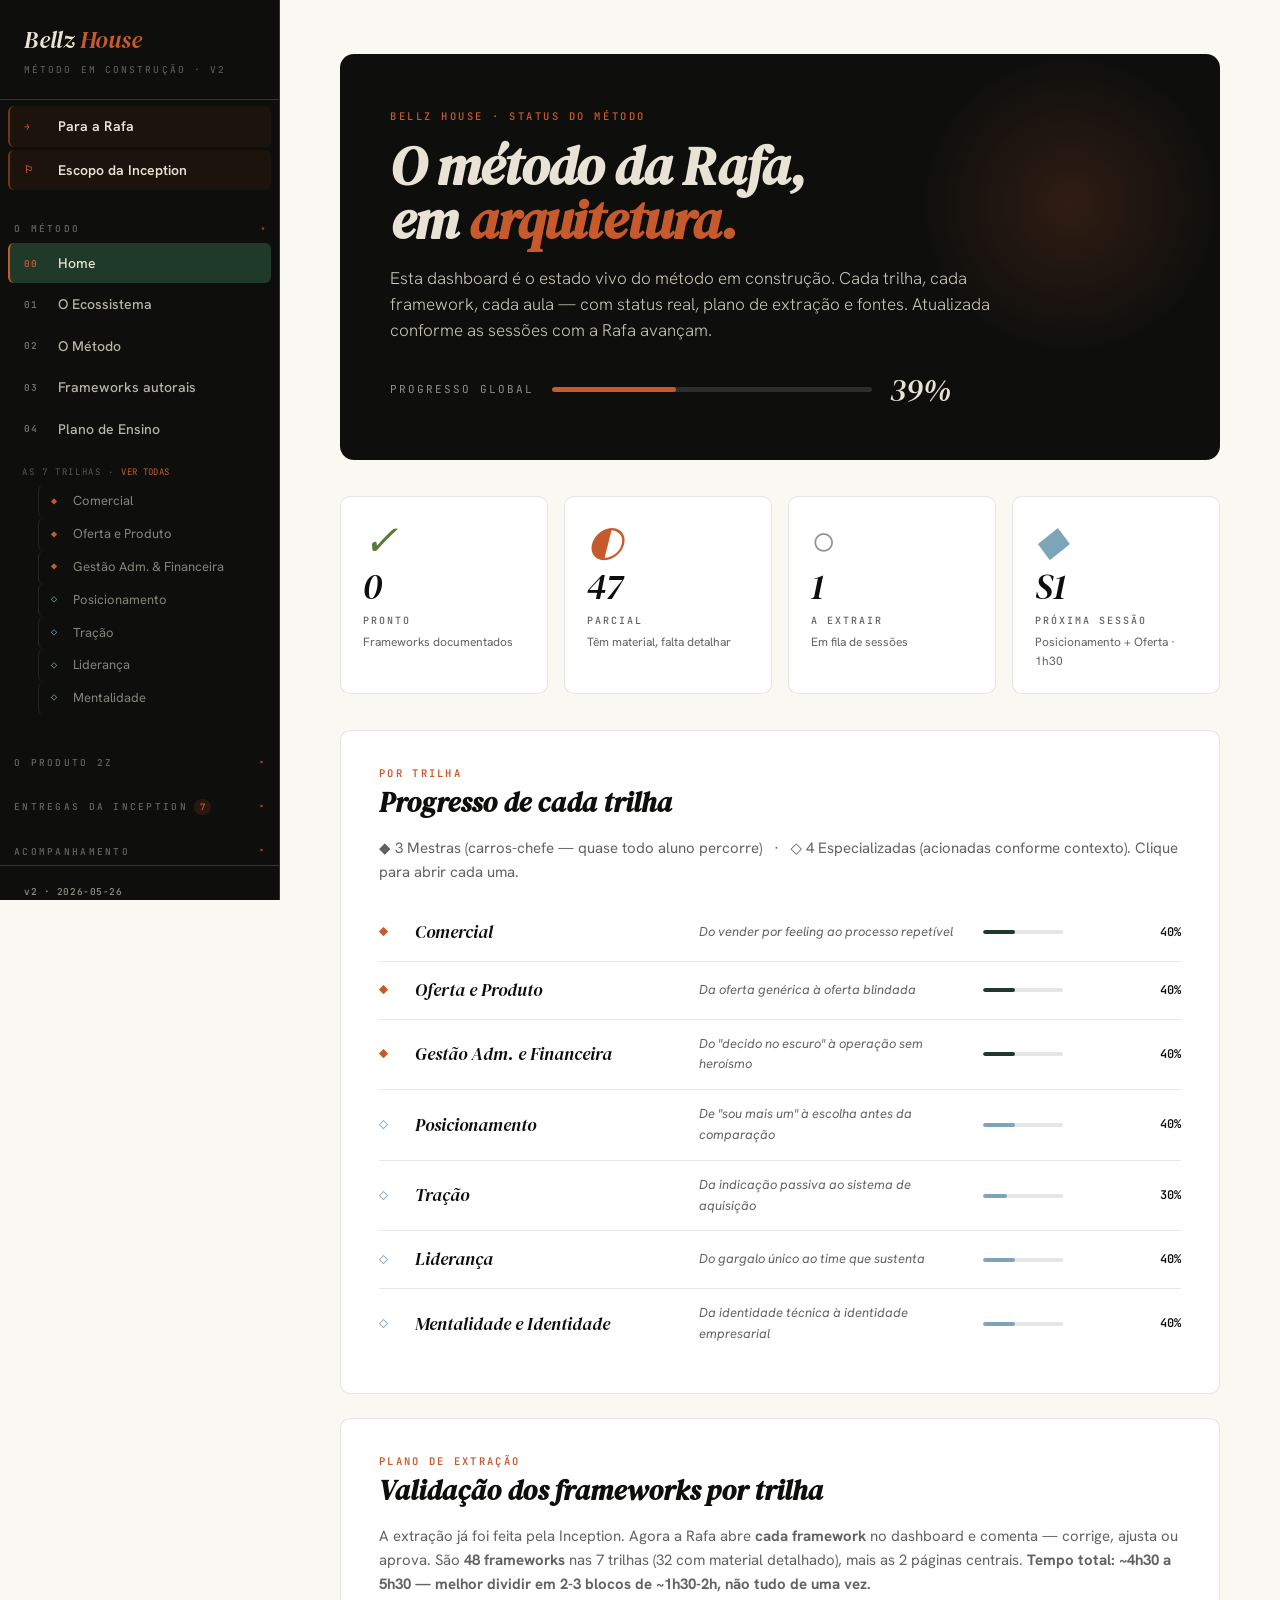
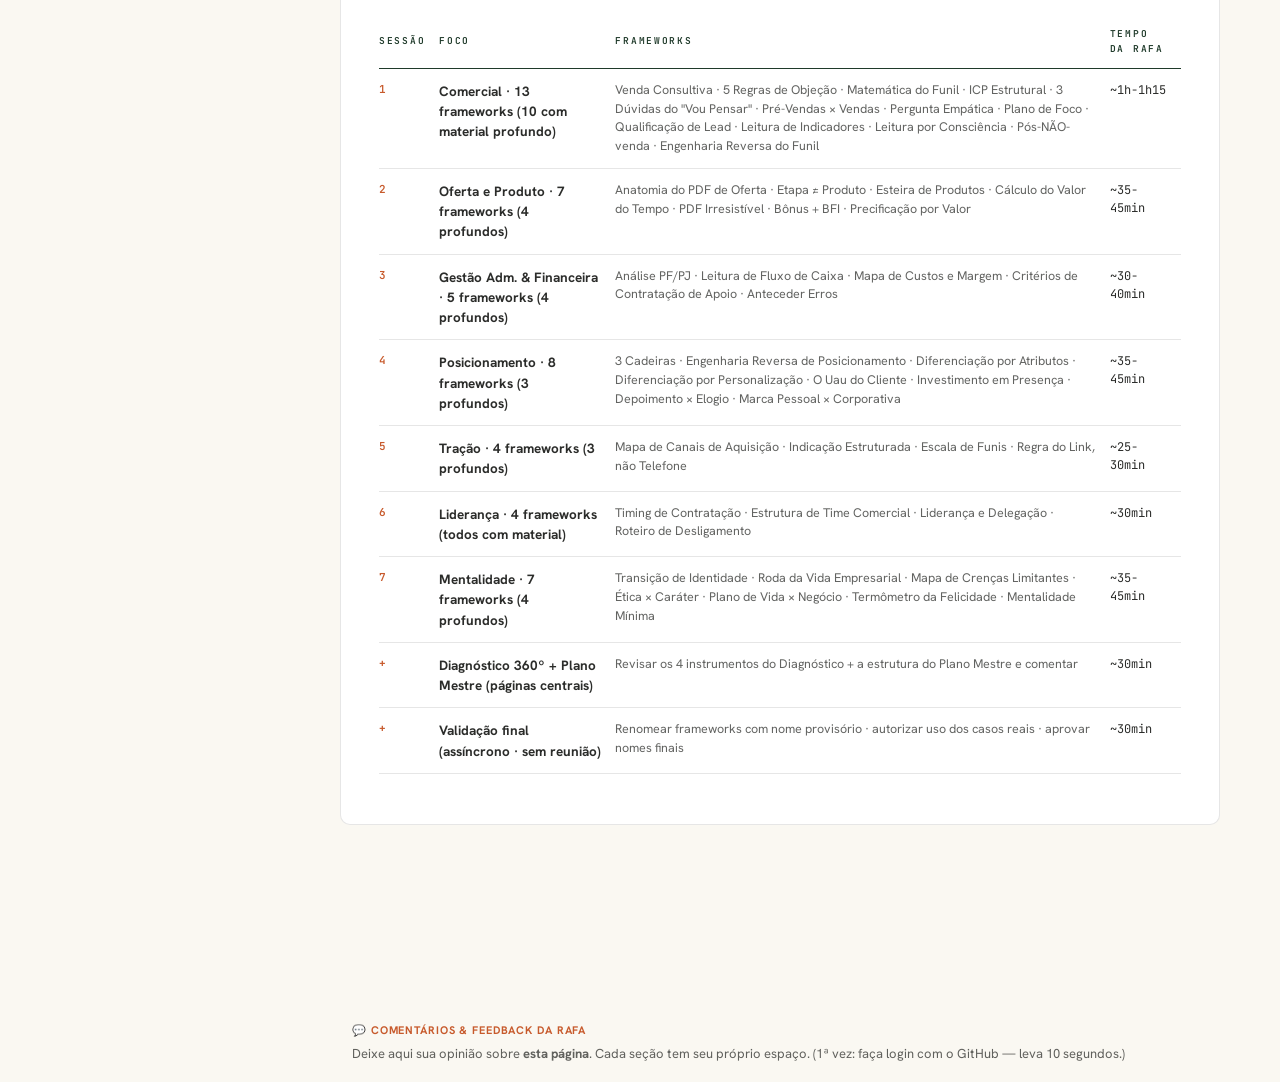
<file: index.html>
<!DOCTYPE html>
<html lang="pt-BR">
<head>
<meta charset="UTF-8">
<meta name="viewport" content="width=device-width,initial-scale=1.0">
<meta http-equiv="Cache-Control" content="no-cache, no-store, must-revalidate">
<meta http-equiv="Pragma" content="no-cache">
<meta http-equiv="Expires" content="0">
<title>Bellz House · Método em Construção · Rafaella Mazzei</title>
<meta name="description" content="Dashboard de acompanhamento do método autoral da Rafaella Mazzei. Status em tempo real de cada framework, plano de extração e aprovações.">
<link rel="preconnect" href="https://fonts.googleapis.com">
<link rel="preconnect" href="https://fonts.gstatic.com" crossorigin>
<link href="https://fonts.googleapis.com/css2?family=DM+Serif+Display:ital@0;1&family=Hanken+Grotesk:wght@300;400;500;600;700&family=JetBrains+Mono:wght@400;500;600&display=swap" rel="stylesheet">
<link rel="stylesheet" href="assets/style.css?v=20260705b">
</head>
<body>

<div class="app">

  <!-- SIDEBAR -->
  <aside class="sidebar">
    <div class="sidebar-brand">
      <div class="sidebar-brand-name"><em>Bellz</em> <span class="accent">House</span></div>
      <span class="sidebar-brand-meta">Método em construção · v2</span>
    </div>


    <!-- Atalhos fixos (sempre visíveis) -->
    <nav class="sidebar-nav sidebar-fixos">
      <a class="nav-link destaque" href="#para-rafa" data-view="para-rafa"><span class="nav-num" style="color:var(--laranja);">→</span><span>Para a Rafa</span></a>
      <a class="nav-link destaque" href="#escopo" data-view="escopo"><span class="nav-num" style="color:var(--laranja);">⚐</span><span>Escopo da Inception</span></a>
    </nav>

    <!-- BLOCO 1 · O MÉTODO -->
    <div class="sidebar-section toggleable"><span>O Método</span></div>
    <nav class="sidebar-nav">
      <a class="nav-link" href="#home" data-view="home"><span class="nav-num">00</span><span>Home</span></a>
      <a class="nav-link" href="#ecossistema" data-view="ecossistema"><span class="nav-num">01</span><span>O Ecossistema</span></a>
      <a class="nav-link" href="#metodo" data-view="metodo"><span class="nav-num">02</span><span>O Método</span></a>
      <a class="nav-link" href="#frameworks" data-view="frameworks"><span class="nav-num">03</span><span>Frameworks autorais</span></a>
      <a class="nav-link" href="#plano-ensino" data-view="plano-ensino"><span class="nav-num">04</span><span>Plano de Ensino</span></a>
      <div class="nav-sublabel">As 7 Trilhas · <a href="#trilhas" data-view="trilhas">ver todas</a></div>
      <ul class="nav-children" style="display:block;">
        <li><a class="nav-child" href="#trilha/comercial" data-trilha="comercial"><span class="nav-child-symbol">◆</span>Comercial</a></li>
        <li><a class="nav-child" href="#trilha/oferta" data-trilha="oferta"><span class="nav-child-symbol">◆</span>Oferta e Produto</a></li>
        <li><a class="nav-child" href="#trilha/gestao" data-trilha="gestao"><span class="nav-child-symbol">◆</span>Gestão Adm. & Financeira</a></li>
        <li><a class="nav-child refor" href="#trilha/posicionamento" data-trilha="posicionamento"><span class="nav-child-symbol">◇</span>Posicionamento</a></li>
        <li><a class="nav-child refor" href="#trilha/tracao" data-trilha="tracao"><span class="nav-child-symbol">◇</span>Tração</a></li>
        <li><a class="nav-child refor" href="#trilha/lideranca" data-trilha="lideranca"><span class="nav-child-symbol">◇</span>Liderança</a></li>
        <li><a class="nav-child refor" href="#trilha/mentalidade" data-trilha="mentalidade"><span class="nav-child-symbol">◇</span>Mentalidade</a></li>
      </ul>
    </nav>

    <!-- BLOCO 2 · O PRODUTO 2Z -->
    <div class="sidebar-section toggleable"><span>O Produto 2Z</span></div>
    <nav class="sidebar-nav">
      <a class="nav-link" href="#produtos" data-view="produtos"><span class="nav-num">→</span><span>Os 3 produtos</span></a>
      <ul class="nav-children" style="display:block;">
        <li><a class="nav-child" href="#produto/dois-z-level" data-produto="dois-z-level"><span class="nav-child-symbol">●</span>2Z Level</a></li>
        <li><a class="nav-child refor" href="#produto/sell-z" data-produto="sell-z"><span class="nav-child-symbol">●</span>Sell-Z</a></li>
        <li><a class="nav-child refor" href="#produto/imersao" data-produto="imersao"><span class="nav-child-symbol">●</span>Imersão</a></li>
      </ul>
      <div class="nav-sublabel">Jornada do Aluno (2Z)</div>
      <ul class="nav-children" style="display:block;">
        <li><a class="nav-child" href="#jornada/onboarding" data-jornada="onboarding"><span class="nav-child-symbol">→</span>01 · Onboarding</a></li>
        <li><a class="nav-child" href="#jornada/diagnostico-360" data-jornada="diagnostico-360"><span class="nav-child-symbol">→</span>02 · Diagnóstico 360º</a></li>
        <li><a class="nav-child" href="#jornada/plano-mestre" data-jornada="plano-mestre"><span class="nav-child-symbol">→</span>03 · Plano Mestre</a></li>
        <li><a class="nav-child" href="#jornada/a-fundacao" data-jornada="a-fundacao"><span class="nav-child-symbol">◆</span>Sell-Z (aplicado individualmente)</a></li>
      </ul>
    </nav>

    <!-- BLOCO 3 · ENTREGAS DA INCEPTION -->
    <div class="sidebar-section toggleable"><span>Entregas da Inception <em class="sec-count">7</em></span></div>
    <nav class="sidebar-nav">
      <a class="nav-link" href="#entregas" data-view="entregas"><span class="nav-num">→</span><span>Todas as entregas</span></a>
      <ul class="nav-children" style="display:block;">
        <li><a class="nav-child" href="#entregavel/squad-2z-level" data-entregavel="squad-2z-level"><span class="nav-child-symbol">⚙</span>Squad 2Z Level</a></li>
        <li><a class="nav-child" href="#entregavel/documentacao-metodo" data-entregavel="documentacao-metodo"><span class="nav-child-symbol">·</span>Documentação do método</a></li>
        <li><a class="nav-child" href="#entregavel/notion-interno" data-entregavel="notion-interno"><span class="nav-child-symbol">·</span>Notion interno Bellz</a></li>
        <li><a class="nav-child" href="#entregavel/notion-aluno" data-entregavel="notion-aluno"><span class="nav-child-symbol">·</span>Notion do mentorado</a></li>
        <li><a class="nav-child" href="#entregavel/curseduca" data-entregavel="curseduca"><span class="nav-child-symbol">·</span>Curseduca estruturada</a></li>
        <li><a class="nav-child" href="#entregavel/app-metricas" data-entregavel="app-metricas"><span class="nav-child-symbol">·</span>App de Métricas</a></li>
        <li><a class="nav-child" href="#entregavel/playbook-treinamento" data-entregavel="playbook-treinamento"><span class="nav-child-symbol">·</span>Playbook Treinamento</a></li>
      </ul>
    </nav>

    <!-- BLOCO 4 · ACOMPANHAMENTO -->
    <div class="sidebar-section toggleable"><span>Acompanhamento</span></div>
    <nav class="sidebar-nav">
      <a class="nav-link" href="#extracao" data-view="extracao"><span class="nav-num">→</span><span>Frentes de validação</span></a>
      <a class="nav-link" href="#aprovacoes" data-view="aprovacoes"><span class="nav-num">→</span><span>Aprovações</span></a>
    </nav>



    <div class="sidebar-footer">
      <strong>v2 · 2026-05-26</strong><br>
      Inception Experience<br>
      Rafaella Mazzei · Bellz House
    </div>
  </aside>

  <!-- MAIN -->
  <main class="main">
    <div class="main-inner" id="main-inner">
      <!-- conteúdo renderizado por app.js -->
    </div>
    <!-- Giscus: bloco de comentários/feedback da Rafa (fixo após o conteúdo, troca de seção via postMessage) -->
    <div id="giscus-wrapper" style="max-width:920px;margin:48px auto 0;padding:0 32px;">
      <div style="border-top:1px solid var(--cream-3,rgba(14,15,13,0.10));padding-top:28px;">
        <p style="font-size:11px;text-transform:uppercase;letter-spacing:0.08em;color:var(--laranja,#C75A2C);margin:0 0 4px 0;font-weight:700;">💬 Comentários & Feedback da Rafa</p>
        <p style="font-size:13px;color:var(--txt-2,#6E7B72);margin:0 0 18px 0;">Deixe aqui sua opinião sobre <strong>esta página</strong>. Cada seção tem seu próprio espaço. (1ª vez: faça login com o GitHub — leva 10 segundos.)</p>
        <div class="giscus"></div>
      </div>
    </div>
  </main>

</div>

<!-- MODAL DE FRAMEWORK -->
<div class="modal-backdrop" id="modal" onclick="if(event.target===this)closeFramework()">
  <div class="modal">
    <button class="modal-close" onclick="closeFramework()" aria-label="Fechar">×</button>
    <div id="modal-body"></div>
  </div>
</div>

<script src="data/data.js?v=20260705b"></script>
<script src="assets/app.js?v=20260705b"></script>

<!-- ============================================================
     GISCUS — comentários por seção (recuperado e adaptado pra v2)
     Repo: inceptionxp/dash-rafa-mazzei · GitHub Discussions
     ============================================================ -->
<script>
(function(){
  const REPO='inceptionxp/dash-rafa-mazzei', REPO_ID='R_kgDOSUNvXw',
        CAT='General', CAT_ID='DIC_kwDOSUNvX84C8VLR', ORIGIN='https://giscus.app';
  let loaded=false, currentTerm=null;
  const container=()=>document.querySelector('#giscus-wrapper .giscus');

  // injeta na 1ª vez; depois troca o term via postMessage
  window._showGiscus=function(termKey){
    const term='dash-'+(termKey||'home');
    if(term===currentTerm) return;
    currentTerm=term;
    const c=container(); if(!c) return;
    if(!loaded){
      const s=document.createElement('script');
      s.src='https://giscus.app/client.js';
      s.setAttribute('data-repo',REPO);
      s.setAttribute('data-repo-id',REPO_ID);
      s.setAttribute('data-category',CAT);
      s.setAttribute('data-category-id',CAT_ID);
      s.setAttribute('data-mapping','specific');
      s.setAttribute('data-term',term);
      s.setAttribute('data-strict','0');
      s.setAttribute('data-reactions-enabled','1');
      s.setAttribute('data-emit-metadata','0');
      s.setAttribute('data-input-position','top');
      s.setAttribute('data-theme','light');
      s.setAttribute('data-lang','pt');
      s.crossOrigin='anonymous'; s.async=true;
      c.appendChild(s); loaded=true;
    } else {
      const f=document.querySelector('#giscus-wrapper iframe.giscus-frame');
      if(f) f.contentWindow.postMessage({giscus:{setConfig:{term}}},ORIGIN);
    }
  };

  // chave da seção a partir do hash (#view/id → view-id)
  window._giscusTermFromHash=function(){
    const h=(location.hash.slice(1)||'home').split('/');
    return h[0]+(h[1]?'-'+h[1]:'');
  };

  // dispara na carga e em cada troca de rota
  function tick(){ window._showGiscus(window._giscusTermFromHash()); }
  window.addEventListener('hashchange', ()=>setTimeout(tick,120));
  setTimeout(tick, 300);
})();
</script>
</body>
</html>
</file>
<file: assets/style.css>
/* ================================================================
   Dashboard v2 · Rafaella Mazzei · Bellz House
   Paleta: preto · verde escuro · laranja queimado · azul aço · cream
   ================================================================ */

:root{
  --preto:#0e0f0d;
  --preto-2:#1a1b18;
  --verde:#1f3a2a;
  --verde-2:#2b4a35;
  --verde-claro:#3d5d47;
  --laranja:#c75a2c;
  --laranja-2:#d96d3c;
  --bordeaux:#8a2c1c;
  --azul:#7da5b8;
  --azul-2:#a8c5d2;
  --cream:#e8e3d4;
  --cream-2:#f2efe6;
  --cream-3:#faf8f2;

  --txt:rgba(14,15,13,0.88);
  --txt-2:rgba(14,15,13,0.65);
  --txt-3:rgba(14,15,13,0.45);
  --linha:rgba(14,15,13,0.1);
  --linha-2:rgba(14,15,13,0.18);
  --linha-cream:rgba(232,227,212,0.18);
  --linha-cream-2:rgba(232,227,212,0.32);

  --status-pronto:#5a7a3c;
  --status-parcial:#c75a2c;
  --status-extrair:rgba(232,227,212,0.4);

  --serif:'DM Serif Display',Georgia,serif;
  --sans:'Hanken Grotesk',system-ui,-apple-system,sans-serif;
  --mono:'JetBrains Mono',ui-monospace,'SF Mono',monospace;

  --sidebar-w:280px;
  --radius:6px;
  --radius-card:10px;
  --radius-lg:14px;
}

*,*::before,*::after{margin:0;padding:0;box-sizing:border-box;}

html,body{
  background:var(--cream-3);
  color:var(--txt);
  font-family:var(--sans);
  font-size:15px;
  line-height:1.6;
  -webkit-font-smoothing:antialiased;
  -moz-osx-font-smoothing:grayscale;
}
a{color:inherit;text-decoration:none;}
button{font-family:inherit;cursor:pointer;border:none;background:none;color:inherit;}
img{max-width:100%;display:block;}

/* ================================================================
   LAYOUT
   ================================================================ */
.app{display:flex;min-height:100vh;}

/* ================================================================
   SIDEBAR
   ================================================================ */
.sidebar{
  width:var(--sidebar-w);
  background:var(--preto);
  color:var(--cream);
  position:fixed;
  top:0;left:0;bottom:0;
  display:flex;
  flex-direction:column;
  border-right:1px solid var(--linha-cream);
  z-index:10;
  overflow-y:auto;
}
.sidebar::-webkit-scrollbar{width:6px;}
.sidebar::-webkit-scrollbar-thumb{background:rgba(232,227,212,0.15);border-radius:3px;}

.sidebar-brand{
  padding:28px 24px 22px;
  border-bottom:1px solid var(--linha-cream);
}
.sidebar-brand-name{
  font-family:var(--serif);
  font-style:italic;
  font-size:24px;
  letter-spacing:-0.01em;
  color:var(--cream);
  line-height:1;
}
.sidebar-brand-name .accent{color:var(--laranja);}
.sidebar-brand-meta{
  display:block;
  margin-top:10px;
  font-family:var(--mono);
  font-size:9.5px;
  letter-spacing:0.22em;
  text-transform:uppercase;
  color:rgba(232,227,212,0.4);
}

.sidebar-section{
  padding:22px 14px 6px;
  font-family:var(--mono);
  font-size:9.5px;
  letter-spacing:0.24em;
  text-transform:uppercase;
  color:rgba(232,227,212,0.4);
  font-weight:500;
}
/* Seção colapsável: header clicável + ícone abrir/fechar visível */
.sidebar-section.toggleable{
  cursor:pointer; display:flex; align-items:center; justify-content:space-between;
  gap:8px; transition:color .15s; user-select:none;
}
.sidebar-section.toggleable:hover{ color:rgba(232,227,212,0.75); }
.sidebar-section.toggleable::after{
  content:'▸'; font-size:10px; letter-spacing:0; color:var(--laranja);
  transition:transform .2s; flex:none; opacity:0.8;
}
.sidebar-section.toggleable.open::after{ transform:rotate(90deg); }
/* contador de itens da seção (badge ao lado do nome) */
.sec-count{
  font-style:normal; font-size:9px; font-weight:600; letter-spacing:0.06em;
  color:var(--laranja); background:rgba(201,85,31,0.14);
  border-radius:8px; padding:1px 6px; margin-left:6px;
}
.sidebar-section.toggleable > span{ display:flex; align-items:center; }
.sidebar-nav{padding:0 8px 12px;}
.sidebar-nav.collapsed{ display:none; }

/* Atalhos fixos no topo (sempre visíveis, sem header colapsável) */
.sidebar-fixos{ padding-top:6px; padding-bottom:6px; }
.nav-link.destaque{
  color:var(--cream); font-weight:600;
  background:rgba(201,85,31,0.08);
  border-left-color:rgba(201,85,31,0.5);
  margin-bottom:3px;
}
.nav-link.destaque:hover{ background:rgba(201,85,31,0.16); }
.nav-link.destaque .nav-num{ color:var(--laranja); }

.nav-link{
  display:flex;
  align-items:center;
  gap:12px;
  padding:9px 14px;
  font-size:14px;
  font-weight:500;
  color:rgba(232,227,212,0.78);
  border-radius:var(--radius);
  cursor:pointer;
  width:100%;
  text-align:left;
  font-family:var(--sans);
  transition:background .15s,color .15s;
  border-left:2px solid transparent;
  margin-bottom:1px;
}
.nav-link:hover{background:rgba(232,227,212,0.05);color:var(--cream);}
.nav-link.active{
  background:var(--verde);
  color:var(--cream);
  border-left-color:var(--laranja);
}
.nav-num{
  font-family:var(--mono);
  font-size:9.5px;
  font-weight:600;
  width:22px;
  flex-shrink:0;
  color:rgba(232,227,212,0.45);
  letter-spacing:0.08em;
}
.nav-link.active .nav-num{color:var(--laranja);}

/* mini-rótulo de subgrupo dentro de uma seção (ex: "As 7 Trilhas", "Jornada do Aluno") */
.nav-sublabel{
  font-family:var(--mono); font-size:9px; letter-spacing:0.18em; text-transform:uppercase;
  color:rgba(232,227,212,0.34); padding:12px 14px 2px; margin-top:4px;
}
.nav-sublabel a{ color:var(--laranja); text-decoration:none; letter-spacing:0.04em; }
.nav-sublabel a:hover{ text-decoration:underline; }
.nav-children{list-style:none;padding:4px 0 6px 30px;margin:0;}
.nav-child{
  display:flex;
  align-items:center;
  gap:8px;
  padding:6px 12px;
  font-size:13px;
  color:rgba(232,227,212,0.55);
  border-radius:var(--radius);
  cursor:pointer;
  border-left:1px solid rgba(232,227,212,0.1);
}
.nav-child:hover{color:var(--cream);background:rgba(232,227,212,0.04);}
.nav-child.active{color:var(--cream);border-left-color:var(--laranja);}
.nav-child-symbol{font-family:var(--mono);font-size:10px;color:var(--laranja);min-width:14px;}
.nav-child.refor .nav-child-symbol{color:var(--azul);}

.sidebar-footer{
  margin-top:auto;
  padding:18px 24px 24px;
  border-top:1px solid var(--linha-cream);
  font-family:var(--mono);
  font-size:9.5px;
  color:rgba(232,227,212,0.4);
  letter-spacing:0.06em;
  line-height:1.6;
}
.sidebar-footer strong{color:rgba(232,227,212,0.6);font-weight:500;}

/* ================================================================
   MAIN
   ================================================================ */
.main{
  flex:1;
  margin-left:var(--sidebar-w);
  padding:0;
  min-height:100vh;
}
.main-inner{
  max-width:1180px;
  margin:0 auto;
  padding:54px 60px 96px;
}

/* PAGE HEAD */
.page-head{margin-bottom:42px;}
.breadcrumb{
  font-family:var(--mono);
  font-size:10.5px;
  letter-spacing:0.2em;
  text-transform:uppercase;
  color:var(--txt-3);
  margin-bottom:14px;
  font-weight:500;
}
.breadcrumb a{color:var(--laranja);}
.breadcrumb .sep{margin:0 8px;color:var(--txt-3);}

.page-title{
  font-family:var(--serif);
  font-style:italic;
  font-weight:400;
  font-size:clamp(36px,5vw,52px);
  line-height:1;
  color:var(--preto);
  letter-spacing:-0.015em;
  margin-bottom:14px;
}
.page-title em{color:var(--verde);}
.page-lead{
  font-family:var(--sans);
  font-size:17px;
  font-weight:300;
  color:var(--txt-2);
  max-width:680px;
  line-height:1.55;
}
.page-lead em{font-family:var(--serif);font-style:italic;color:var(--verde);font-weight:400;}

.divider{height:1px;background:var(--linha);margin:32px 0 40px;}

/* SECTION */
.section{
  background:#fff;
  border-radius:var(--radius-card);
  padding:34px 38px;
  margin-bottom:24px;
  border:1px solid var(--linha);
}
.section-title{
  font-family:var(--mono);
  font-size:10.5px;
  letter-spacing:0.22em;
  text-transform:uppercase;
  color:var(--laranja);
  margin-bottom:6px;
  font-weight:600;
}
.section-h{
  font-family:var(--serif);
  font-style:italic;
  font-size:28px;
  line-height:1;
  color:var(--preto);
  margin-bottom:20px;
}
.section-sub{
  font-family:var(--sans);
  font-size:15px;
  color:var(--txt-2);
  margin-bottom:20px;
  line-height:1.6;
}

/* ================================================================
   HOME
   ================================================================ */
.hero{
  background:var(--preto);
  color:var(--cream);
  border-radius:var(--radius-lg);
  padding:54px 50px;
  margin-bottom:36px;
  position:relative;
  overflow:hidden;
}
.hero::before{
  content:'';
  position:absolute;
  top:0;right:0;
  width:300px;height:300px;
  background:radial-gradient(circle,rgba(199,90,44,0.18) 0%,transparent 70%);
  pointer-events:none;
}
.hero-tag{
  font-family:var(--mono);
  font-size:10.5px;
  letter-spacing:0.24em;
  text-transform:uppercase;
  color:var(--laranja);
  margin-bottom:14px;
  font-weight:500;
}
.hero-title{
  font-family:var(--serif);
  font-style:italic;
  font-size:54px;
  line-height:1;
  letter-spacing:-0.02em;
  margin-bottom:18px;
  max-width:740px;
}
.hero-sub{
  font-family:var(--sans);
  font-size:17px;
  font-weight:300;
  color:rgba(232,227,212,0.85);
  max-width:600px;
  line-height:1.55;
  margin-bottom:30px;
}
.hero-progress{
  display:flex;
  align-items:center;
  gap:18px;
  position:relative;
  z-index:2;
}
.hero-progress-label{
  font-family:var(--mono);
  font-size:11px;
  letter-spacing:0.18em;
  text-transform:uppercase;
  color:rgba(232,227,212,0.6);
}
.hero-progress-bar{
  flex:1;
  max-width:320px;
  height:5px;
  background:rgba(232,227,212,0.14);
  border-radius:3px;
  overflow:hidden;
}
.hero-progress-fill{
  height:100%;
  background:var(--laranja);
  border-radius:3px;
}
.hero-progress-pct{
  font-family:var(--serif);
  font-style:italic;
  font-size:32px;
  color:var(--cream);
  line-height:1;
}

.status-grid{
  display:grid;
  grid-template-columns:repeat(4,1fr);
  gap:16px;
  margin-bottom:36px;
}
.status-card{
  background:#fff;
  border:1px solid var(--linha);
  border-radius:var(--radius-card);
  padding:22px 22px;
  position:relative;
}
.status-card .status-symbol{
  font-family:var(--serif);
  font-style:italic;
  font-size:42px;
  line-height:1;
  margin-bottom:8px;
}
.status-card .status-symbol.pronto{color:var(--status-pronto);}
.status-card .status-symbol.parcial{color:var(--status-parcial);}
.status-card .status-symbol.extrair{color:var(--txt-3);}
.status-card .status-symbol.proxima{color:var(--azul);}
.status-card .status-num{
  font-family:var(--serif);
  font-style:italic;
  font-size:36px;
  line-height:1;
  color:var(--preto);
}
.status-card .status-label{
  font-family:var(--mono);
  font-size:10px;
  letter-spacing:0.2em;
  text-transform:uppercase;
  color:var(--txt-2);
  margin-top:8px;
  font-weight:500;
}
.status-card .status-meta{
  font-size:12px;
  color:var(--txt-2);
  margin-top:4px;
}

/* PROGRESSO POR TRILHA */
.trilhas-progresso{
  background:#fff;
  border:1px solid var(--linha);
  border-radius:var(--radius-card);
  padding:34px 38px;
  margin-bottom:24px;
}
.trilha-prog-row{
  display:grid;
  grid-template-columns:18px 1fr 1fr 80px 100px;
  align-items:center;
  gap:18px;
  padding:14px 0;
  border-bottom:1px solid var(--linha);
}
.trilha-prog-row:last-child{border-bottom:none;}
.trilha-prog-row:hover{background:rgba(199,90,44,0.04);cursor:pointer;}
.trilha-prog-row .simb{
  font-family:var(--mono);
  font-size:15px;
  color:var(--laranja);
}
.trilha-prog-row.refor .simb{color:var(--azul);}
.trilha-prog-row .nome{
  font-family:var(--serif);
  font-style:italic;
  font-size:18px;
  color:var(--preto);
}
.trilha-prog-row .frase{
  font-size:13px;
  color:var(--txt-2);
  font-style:italic;
}
.trilha-prog-row .pct{
  font-family:var(--mono);
  font-size:12px;
  font-weight:600;
  color:var(--preto);
  text-align:right;
}
.trilha-prog-row .bar{
  height:4px;
  background:var(--linha);
  border-radius:2px;
  overflow:hidden;
}
.trilha-prog-row .bar-fill{
  height:100%;
  background:var(--verde);
  border-radius:2px;
}
.trilha-prog-row.refor .bar-fill{background:var(--azul);}

/* ================================================================
   TRILHA PAGE
   ================================================================ */
.trilha-hero{
  background:var(--verde);
  color:var(--cream);
  border-radius:var(--radius-lg);
  padding:46px 44px;
  margin-bottom:30px;
  position:relative;
  overflow:hidden;
}
.trilha-hero.refor{background:var(--azul);color:var(--preto);}
.trilha-hero-cat{
  font-family:var(--mono);
  font-size:10.5px;
  letter-spacing:0.24em;
  text-transform:uppercase;
  margin-bottom:12px;
  color:var(--laranja);
  font-weight:600;
}
.trilha-hero.refor .trilha-hero-cat{color:var(--bordeaux);}
.trilha-hero-name{
  font-family:var(--serif);
  font-style:italic;
  font-size:54px;
  line-height:1;
  letter-spacing:-0.015em;
  margin-bottom:14px;
}
.trilha-hero-frase{
  font-family:var(--serif);
  font-style:italic;
  font-size:20px;
  line-height:1.35;
  opacity:0.92;
  max-width:660px;
  margin-bottom:22px;
}
.trilha-hero-meta{
  display:flex;
  gap:32px;
  flex-wrap:wrap;
  align-items:center;
}
.trilha-hero-meta .meta-block{
  display:flex;
  flex-direction:column;
  gap:3px;
}
.trilha-hero-meta .meta-label{
  font-family:var(--mono);
  font-size:9.5px;
  letter-spacing:0.2em;
  text-transform:uppercase;
  opacity:0.65;
}
.trilha-hero-meta .meta-value{
  font-family:var(--mono);
  font-size:13px;
  font-weight:600;
}
.trilha-hero-progress{
  display:flex;
  align-items:center;
  gap:14px;
  margin-top:8px;
  flex:1;
  min-width:220px;
  max-width:340px;
}
.trilha-hero-progress .bar{
  flex:1;
  height:5px;
  background:rgba(255,255,255,0.18);
  border-radius:3px;
  overflow:hidden;
}
.trilha-hero.refor .bar{background:rgba(0,0,0,0.15);}
.trilha-hero-progress .bar-fill{
  height:100%;
  background:var(--laranja);
  border-radius:3px;
}

/* QUANDO ACIONAR */
.quando-acionar{
  background:var(--cream);
  border-left:3px solid var(--laranja);
  padding:18px 22px;
  border-radius:0 var(--radius) var(--radius) 0;
  margin-bottom:22px;
}
.quando-acionar-label{
  font-family:var(--mono);
  font-size:9.5px;
  letter-spacing:0.22em;
  text-transform:uppercase;
  color:var(--verde);
  margin-bottom:8px;
  font-weight:600;
}
.quando-acionar ul{margin:0;padding-left:18px;}
.quando-acionar li{font-size:13.5px;color:var(--txt);margin-bottom:3px;}

/* FRAMEWORK CARDS GRID */
.frameworks-grid{
  display:grid;
  grid-template-columns:repeat(auto-fill,minmax(280px,1fr));
  gap:16px;
  margin-bottom:8px;
}
.framework-card{
  background:#fff;
  border:1px solid var(--linha);
  border-radius:var(--radius-card);
  padding:22px 22px;
  cursor:pointer;
  transition:transform .15s,box-shadow .15s,border-color .15s;
  position:relative;
}
.framework-card:hover{
  transform:translateY(-2px);
  box-shadow:0 12px 28px rgba(14,15,13,0.08);
  border-color:var(--linha-2);
}
.framework-card .fw-status{
  position:absolute;
  top:18px;right:18px;
  font-family:var(--mono);
  font-size:9px;
  letter-spacing:0.18em;
  text-transform:uppercase;
  font-weight:600;
  padding:3px 8px;
  border-radius:3px;
}
.fw-status.pronto{background:rgba(90,122,60,0.12);color:var(--status-pronto);}
.fw-status.parcial{background:rgba(199,90,44,0.12);color:var(--status-parcial);}
.fw-status.extrair{background:rgba(14,15,13,0.06);color:var(--txt-3);}

.framework-card .fw-nome{
  font-family:var(--serif);
  font-style:italic;
  font-size:22px;
  line-height:1.05;
  color:var(--preto);
  margin-bottom:8px;
  padding-right:80px;
}
.framework-card .fw-tecnico{
  font-size:12px;
  color:var(--txt-2);
  line-height:1.45;
  margin-bottom:14px;
}
.framework-card .fw-meta{
  display:flex;
  justify-content:space-between;
  align-items:center;
  padding-top:12px;
  border-top:1px solid var(--linha);
  font-family:var(--mono);
  font-size:10px;
  letter-spacing:0.12em;
  text-transform:uppercase;
  color:var(--txt-2);
}
.framework-card .fw-acao{
  color:var(--laranja);
  font-weight:600;
}

/* TABELA DE AULAS */
.tabela-aulas{
  width:100%;
  border-collapse:collapse;
  font-size:13.5px;
  margin-top:8px;
}
.tabela-aulas th{
  text-align:left;
  font-family:var(--mono);
  font-size:9.5px;
  letter-spacing:0.18em;
  text-transform:uppercase;
  color:var(--verde);
  padding:8px 12px 10px 0;
  border-bottom:1.5px solid var(--verde);
  font-weight:600;
}
.tabela-aulas td{
  padding:11px 12px 11px 0;
  border-bottom:1px solid var(--linha);
  vertical-align:top;
  line-height:1.5;
}
.tabela-aulas tr:last-child td{border-bottom:none;}
.tabela-aulas td:first-child{
  font-family:var(--mono);
  font-size:11px;
  letter-spacing:0.1em;
  color:var(--txt-3);
  width:30px;
}
.tabela-aulas .aula-nome{
  font-weight:500;
  color:var(--preto);
}
.tabela-aulas .aula-status{
  font-family:var(--mono);
  font-size:9.5px;
  letter-spacing:0.14em;
  text-transform:uppercase;
  padding:3px 7px;
  border-radius:3px;
  display:inline-block;
  white-space:nowrap;
}
.aula-status.planejada{background:rgba(14,15,13,0.06);color:var(--txt-2);}
.aula-status.extrair{background:rgba(199,90,44,0.1);color:var(--laranja);}
.aula-status.gravada{background:rgba(90,122,60,0.12);color:var(--status-pronto);}

/* INSTRUMENTOS */
.instrumentos-grid{
  display:grid;
  grid-template-columns:repeat(auto-fill,minmax(220px,1fr));
  gap:10px;
}
.instrumento{
  background:var(--cream-2);
  padding:10px 14px;
  border-radius:var(--radius);
  font-size:13px;
  border-left:2px solid var(--verde-claro);
}

/* KPIs */
.kpis-cols{
  display:grid;
  grid-template-columns:1fr 1fr;
  gap:24px;
}
.kpi-block h5{
  font-family:var(--mono);
  font-size:10px;
  letter-spacing:0.2em;
  text-transform:uppercase;
  color:var(--laranja);
  margin-bottom:10px;
  font-weight:600;
}
.kpi-block ul{padding-left:18px;margin:0;}
.kpi-block li{font-size:13.5px;margin-bottom:5px;line-height:1.5;}

/* NÍVEL da ação (base / intermediário / avançado) */
.acao-nivel{
  display:inline-block;
  font-size:12px;
  line-height:1.4;
  color:var(--txt);
  background:var(--cream-2);
  border-radius:var(--radius);
  padding:5px 10px;
}
.acao-nivel .acao-nivel-label{
  font-family:var(--mono);
  font-size:8.5px;
  letter-spacing:0.18em;
  text-transform:uppercase;
  font-weight:600;
  margin-right:8px;
  padding:2px 6px;
  border-radius:3px;
  color:#fff;
}
.acao-nivel.base .acao-nivel-label{background:var(--status-pronto);}
.acao-nivel.inter .acao-nivel-label{background:var(--azul);color:var(--preto);}
.acao-nivel.avancado .acao-nivel-label{background:var(--laranja);}

/* BRAINSTORM de uma AÇÃO do Sell-Z (dentro do card da ação) */
.acao-brainstorm{
  margin-top:14px;
  padding:16px 18px;
  background:var(--cream-3);
  border:1px dashed var(--laranja);
  border-radius:var(--radius);
}
.acao-brainstorm-head{
  display:flex;
  align-items:center;
  gap:10px;
  flex-wrap:wrap;
  margin-bottom:10px;
}
.acao-brainstorm-nota{
  font-size:12.5px;
  line-height:1.5;
  color:var(--txt-2);
  font-style:italic;
  margin-bottom:10px;
}

/* BRAINSTORM DA TRILHA (material de referência a triar) */
.brainstorm-box{
  background:var(--cream-2);
  border:1px dashed var(--laranja);
  border-radius:var(--radius-card);
  padding:22px 24px;
}
.brainstorm-head{
  display:flex;
  align-items:center;
  gap:12px;
  flex-wrap:wrap;
  margin-bottom:12px;
}
.brainstorm-tag{
  font-family:var(--mono);
  font-size:9.5px;
  letter-spacing:0.18em;
  text-transform:uppercase;
  font-weight:600;
  color:#fff;
  background:var(--laranja);
  padding:4px 10px;
  border-radius:4px;
}
.brainstorm-fonte{
  font-size:12px;
  color:var(--txt-2);
  font-style:italic;
}
.brainstorm-nota{
  font-size:13.5px;
  line-height:1.6;
  color:var(--txt);
  background:var(--cream-3);
  border-left:3px solid var(--verde-claro);
  padding:12px 16px;
  border-radius:0 var(--radius) var(--radius) 0;
  margin-bottom:14px;
}
.brainstorm-legenda{
  display:flex;
  gap:18px;
  flex-wrap:wrap;
  font-size:11.5px;
  color:var(--txt-2);
  padding-bottom:16px;
  margin-bottom:6px;
  border-bottom:1px solid var(--linha);
}
.brainstorm-legenda span{display:inline-flex;align-items:center;gap:6px;}
.brainstorm-legenda .dot{width:9px;height:9px;border-radius:50%;display:inline-block;}
.brainstorm-legenda .dot.entra{background:var(--status-pronto);}
.brainstorm-legenda .dot.avancado{background:var(--laranja);}
.brainstorm-legenda .dot.fora{background:var(--txt-3);}

.brainstorm-tabela{
  background:#fff;
  border:1px solid var(--linha);
  border-radius:var(--radius);
  overflow:hidden;
  margin:16px 0 20px;
}
.brainstorm-tabela .bt-titulo{
  font-family:var(--serif);
  font-style:italic;
  font-size:16px;
  color:var(--verde);
  padding:12px 18px;
  border-bottom:1px solid var(--linha);
  background:var(--cream-2);
}
.brainstorm-tabela .bt-row{
  display:grid;
  grid-template-columns:150px 1fr;
  border-bottom:1px solid var(--linha);
}
.brainstorm-tabela .bt-row:last-child{border-bottom:none;}
.brainstorm-tabela .bt-label{
  font-family:var(--mono);
  font-size:10px;
  letter-spacing:0.16em;
  text-transform:uppercase;
  color:var(--laranja);
  font-weight:600;
  padding:14px 18px;
  background:var(--cream-3);
  border-right:1px solid var(--linha);
}
.brainstorm-tabela .bt-content{padding:12px 18px;font-size:13.5px;line-height:1.55;color:var(--txt);}
.brainstorm-tabela .bt-content ul{margin:0;padding-left:18px;}
.brainstorm-tabela .bt-content li{margin-bottom:4px;}

.brainstorm-grupo{margin-top:16px;}
.brainstorm-grupo .bg-titulo{
  font-family:var(--mono);
  font-size:10.5px;
  letter-spacing:0.16em;
  text-transform:uppercase;
  color:var(--verde);
  font-weight:600;
  margin-bottom:8px;
  padding-bottom:6px;
  border-bottom:1px solid var(--linha);
}
.brainstorm-grupo .bg-lista{margin:0;padding-left:18px;}
.brainstorm-grupo .bg-lista > li{font-size:13.5px;color:var(--txt);margin-bottom:6px;line-height:1.5;}
.brainstorm-grupo .bg-sub{margin:5px 0 4px;padding-left:18px;list-style:circle;}
.brainstorm-grupo .bg-sub li{font-size:13px;color:var(--txt-2);margin-bottom:3px;}

/* LACUNAS */
.lacunas-box{
  background:var(--preto);
  color:var(--cream);
  padding:24px 28px;
  border-radius:var(--radius-card);
  border-left:3px solid var(--laranja);
}
.lacunas-box .lacunas-label{
  font-family:var(--mono);
  font-size:10px;
  letter-spacing:0.22em;
  text-transform:uppercase;
  color:var(--laranja);
  margin-bottom:10px;
  font-weight:600;
}
.lacunas-box h4{
  font-family:var(--serif);
  font-style:italic;
  font-size:22px;
  margin-bottom:12px;
  color:var(--cream);
}
.lacunas-box ul{padding-left:18px;margin:8px 0;}
.lacunas-box li{font-size:13.5px;margin-bottom:5px;color:rgba(232,227,212,0.88);line-height:1.5;}
.lacunas-box .agenda{
  margin-top:18px;
  padding-top:14px;
  border-top:1px solid var(--linha-cream-2);
  font-family:var(--mono);
  font-size:11px;
  letter-spacing:0.14em;
  text-transform:uppercase;
  color:rgba(232,227,212,0.7);
}
.lacunas-box .agenda strong{color:var(--laranja);}

/* MODAL/DRAWER PARA FRAMEWORK */
.modal-backdrop{
  position:fixed;
  inset:0;
  background:rgba(14,15,13,0.7);
  z-index:100;
  display:none;
  align-items:center;
  justify-content:center;
  padding:40px;
}
.modal-backdrop.active{display:flex;}
.modal{
  background:#fff;
  border-radius:var(--radius-lg);
  max-width:840px;
  width:100%;
  max-height:88vh;
  overflow-y:auto;
  position:relative;
}
/* Framework como PÁGINA (não modal) — reusa o visual do modal num cartão centrado */
.framework-page{
  max-width:840px;
  margin:0 auto;
  background:#fff;
  border-radius:var(--radius-lg);
  overflow:hidden;
  box-shadow:0 2px 16px rgba(14,15,13,0.06);
  border:1px solid var(--cream-3,rgba(14,15,13,0.08));
}
.framework-page .modal-head{ border-radius:var(--radius-lg) var(--radius-lg) 0 0; }
.modal-close{
  position:absolute;
  top:16px;right:18px;
  width:36px;height:36px;
  border-radius:50%;
  background:var(--cream-2);
  display:flex;
  align-items:center;
  justify-content:center;
  font-size:18px;
  color:var(--preto);
  z-index:2;
  transition:background .15s;
}
.modal-close:hover{background:var(--cream);}
.modal-head{
  background:var(--preto);
  color:var(--cream);
  padding:38px 44px;
  border-radius:var(--radius-lg) var(--radius-lg) 0 0;
}
.modal-status-row{
  display:flex;
  gap:12px;
  align-items:center;
  margin-bottom:14px;
}
.modal-tag{
  font-family:var(--mono);
  font-size:9.5px;
  letter-spacing:0.2em;
  text-transform:uppercase;
  padding:4px 9px;
  border-radius:3px;
  font-weight:600;
}
.modal-tag.trilha{background:rgba(232,227,212,0.12);color:var(--cream);}
.modal-tag.status-pronto{background:rgba(90,122,60,0.22);color:#a8c882;}
.modal-tag.status-parcial{background:rgba(199,90,44,0.22);color:#e08c5e;}
.modal-tag.status-extrair{background:rgba(232,227,212,0.12);color:rgba(232,227,212,0.7);}

.modal-nome{
  font-family:var(--serif);
  font-style:italic;
  font-size:36px;
  line-height:1.05;
  margin-bottom:8px;
}
.modal-tecnico{
  font-size:14px;
  color:rgba(232,227,212,0.75);
  line-height:1.5;
  max-width:600px;
}

.modal-body{padding:32px 44px 40px;}
.modal-section{margin-bottom:24px;}
.modal-section:last-child{margin-bottom:0;}
.modal-section h4{
  font-family:var(--mono);
  font-size:10px;
  letter-spacing:0.22em;
  text-transform:uppercase;
  margin-bottom:10px;
  font-weight:600;
}
.modal-section.temos h4{color:var(--status-pronto);}
.modal-section.falta h4{color:var(--laranja);}
.modal-section.plano h4{color:var(--verde);}
.modal-section.vira h4{color:var(--azul);}
.modal-section h4 .icon{font-size:13px;margin-right:6px;}
.modal-section ul{padding-left:18px;margin:0;}
.modal-section li{font-size:13.5px;margin-bottom:4px;line-height:1.5;}

.modal-plano-grid{
  display:grid;
  grid-template-columns:repeat(2,1fr);
  gap:16px;
  margin-top:8px;
}
.modal-plano-item{
  background:var(--cream-2);
  padding:14px 16px;
  border-radius:var(--radius);
}
.modal-plano-item .label{
  font-family:var(--mono);
  font-size:9px;
  letter-spacing:0.22em;
  text-transform:uppercase;
  color:var(--txt-2);
  margin-bottom:4px;
}
.modal-plano-item .value{
  font-size:13.5px;
  color:var(--preto);
  font-weight:500;
  line-height:1.45;
}

/* ECOSSISTEMA / PERSONAS / PRODUTOS / EXTRAÇÃO / APROVAÇÕES */
.placeholder-box{
  background:var(--cream-2);
  border:2px dashed var(--linha-2);
  border-radius:var(--radius-card);
  padding:48px 38px;
  text-align:center;
  color:var(--txt-2);
}
.placeholder-box h3{
  font-family:var(--serif);
  font-style:italic;
  font-size:26px;
  color:var(--preto);
  margin-bottom:8px;
}
.placeholder-box p{font-size:14px;line-height:1.5;}

/* ECOSSISTEMA */
.eco-grid{
  display:grid;
  grid-template-columns:repeat(auto-fill,minmax(280px,1fr));
  gap:18px;
  margin-bottom:24px;
}
.eco-card{
  background:#fff;
  border:1px solid var(--linha);
  border-radius:var(--radius-card);
  padding:24px 26px;
  position:relative;
}
.eco-card.marca{
  background:var(--preto);
  color:var(--cream);
  grid-column:span 2;
}
.eco-card.marca .eco-nome{color:var(--cream);}
.eco-card.marca .eco-puv{color:rgba(232,227,212,0.85);}
.eco-card .eco-camada{
  font-family:var(--mono);
  font-size:9.5px;
  letter-spacing:0.22em;
  text-transform:uppercase;
  margin-bottom:8px;
  font-weight:600;
}
.eco-card .eco-camada{color:var(--laranja);}
.eco-card .eco-nome{
  font-family:var(--serif);
  font-style:italic;
  font-size:26px;
  line-height:1;
  color:var(--preto);
  margin-bottom:10px;
}
.eco-card.marca .eco-nome{font-size:32px;}
.eco-card .eco-funcao{
  font-size:13px;
  color:var(--txt-2);
  margin-bottom:12px;
  line-height:1.5;
}
.eco-card .eco-puv{
  font-family:var(--serif);
  font-style:italic;
  font-size:13.5px;
  line-height:1.45;
  color:var(--verde);
}

/* PRODUTOS */
.produto-card{
  background:#fff;
  border:1px solid var(--linha);
  border-radius:var(--radius-card);
  padding:32px 36px;
  margin-bottom:22px;
}
.produto-card-head{
  display:flex;
  justify-content:space-between;
  align-items:flex-start;
  margin-bottom:14px;
  flex-wrap:wrap;
  gap:14px;
}
.produto-nome{
  font-family:var(--serif);
  font-style:italic;
  font-size:32px;
  line-height:1;
  color:var(--preto);
}
.produto-tag{
  font-family:var(--mono);
  font-size:10px;
  letter-spacing:0.2em;
  text-transform:uppercase;
  padding:5px 10px;
  border-radius:3px;
  font-weight:600;
  background:var(--cream);
  color:var(--verde);
}
.produto-puv{
  font-family:var(--serif);
  font-style:italic;
  font-size:16px;
  line-height:1.45;
  color:var(--verde);
  margin-bottom:18px;
  max-width:700px;
}
.produto-meta{
  display:grid;
  grid-template-columns:repeat(auto-fill,minmax(180px,1fr));
  gap:12px;
}
.produto-meta .meta-item{
  background:var(--cream-2);
  padding:12px 14px;
  border-radius:var(--radius);
}
.produto-meta .meta-label{
  font-family:var(--mono);
  font-size:9px;
  letter-spacing:0.2em;
  text-transform:uppercase;
  color:var(--txt-2);
  margin-bottom:3px;
}
.produto-meta .meta-value{
  font-size:13.5px;
  color:var(--preto);
  font-weight:500;
  line-height:1.4;
}

/* EXTRAÇÃO */
.extracao-tabela{
  width:100%;
  border-collapse:collapse;
  font-size:13.5px;
  margin:16px 0;
}
.extracao-tabela th{
  text-align:left;
  font-family:var(--mono);
  font-size:9.5px;
  letter-spacing:0.18em;
  text-transform:uppercase;
  color:var(--verde);
  padding:10px 14px 12px 0;
  border-bottom:1.5px solid var(--verde);
  font-weight:600;
}
.extracao-tabela td{
  padding:12px 14px 12px 0;
  border-bottom:1px solid var(--linha);
  vertical-align:top;
  line-height:1.5;
}

/* APROVAÇÕES */
.aprov-grid{display:grid;grid-template-columns:repeat(3,1fr);gap:16px;margin-bottom:24px;}
.aprov-col{
  background:#fff;
  border:1px solid var(--linha);
  border-radius:var(--radius-card);
  padding:22px 24px;
}
.aprov-col h4{
  font-family:var(--mono);
  font-size:10px;
  letter-spacing:0.22em;
  text-transform:uppercase;
  margin-bottom:14px;
  font-weight:600;
}
.aprov-col.validado h4{color:var(--status-pronto);}
.aprov-col.aguardando h4{color:var(--laranja);}
.aprov-col.pendente h4{color:var(--txt-2);}
.aprov-col ul{padding-left:18px;margin:0;}
.aprov-col li{font-size:13px;margin-bottom:6px;line-height:1.5;}

/* RESPONSIVE BÁSICO */
@media (max-width:1100px){
  .status-grid{grid-template-columns:repeat(2,1fr);}
  .kpis-cols,.modal-plano-grid{grid-template-columns:1fr;}
  .eco-card.marca{grid-column:span 1;}
  .aprov-grid{grid-template-columns:1fr;}
}
@media (max-width:768px){
  :root{--sidebar-w:240px;}
  .main-inner{padding:32px 24px 60px;}
  .hero{padding:36px 28px;}
  .hero-title{font-size:36px;}
  .trilha-prog-row{grid-template-columns:18px 1fr 60px;gap:12px;}
  .trilha-prog-row .frase,.trilha-prog-row .bar{display:none;}
}
</file>
